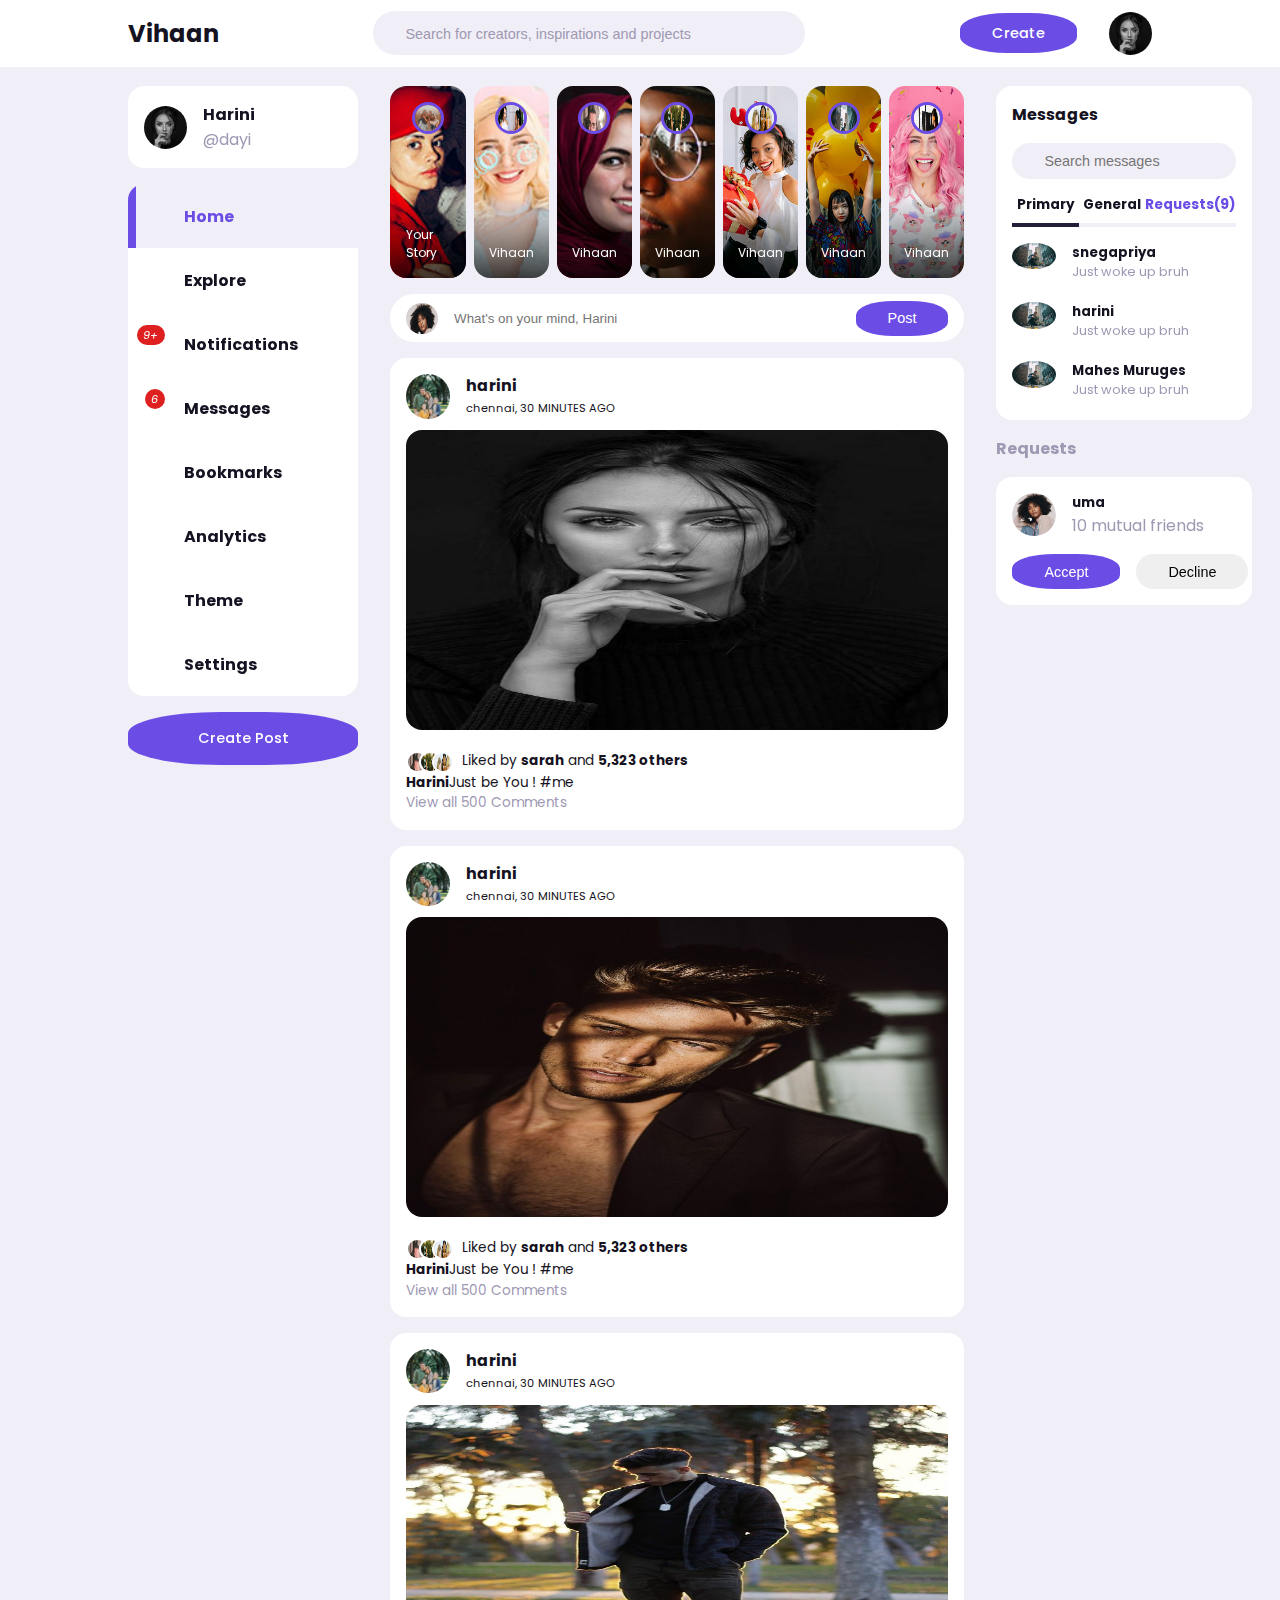
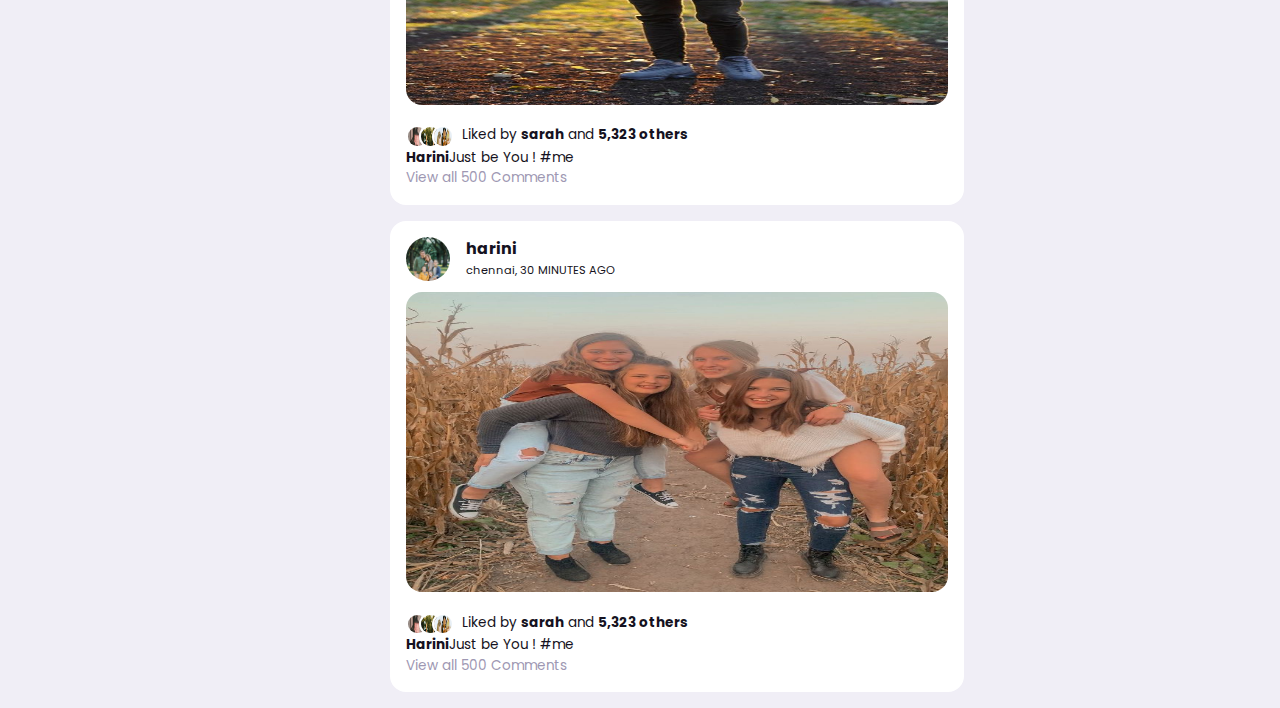
<file: index.html>
<!DOCTYPE html>
<html lang="en">
<head>
    <meta charset="UTF-8">
    <meta http-equiv="X-UA-Compatible" content="IE=edge">
    <meta name="viewport" content="width=device-width, initial-scale=1.0">
    <title>Butty Social Media</title>
    <link rel="stylesheet" href="https://unicons.iconscout.com/release/v2.1.6/css/unicons.css">
    <link rel="stylesheet" href="./index.css">
</head>
<body>
    <nav>
        <div class="container">
            <h2 class="log">
                Vihaan
            </h2>
            <div class="search-bar">
                <i class="uil uil-search"></i>
                <input type="search" placeholder="Search for creators, inspirations and projects">
            </div>
            <div class="create">
                <label class="btn btn-primary"for="create-post">Create</label>
                <div class="profile-photo">
                    <img src="./images/1.jpeg" alt="girl-image">
                </div>
            </div>
        </div>
    </nav>

    <main>
        <div class="container">
            <div class="left">
                <a class="profile">
                    <div class="profile-photo">
                        <img src="./images/1.jpeg">
                    </div>
                    <div class="handle">
                        <h4>Harini</h4>
                        <p class="text-muted">
                            @dayi
                        </p>
                    </div>
                </a>
                <div class="sidebar">
                    <a class="menu-item active">
                        <span><i class="uil uil-home"></i></span><h3>Home</h3>
                    </a>
                    <a class="menu-item">
                        <span><i class="uil uil-compass"></i></span><h3>Explore</h3>
                    </a>   
                    <a class="menu-item" id="Notifications">
                        <span><i class="uil uil-bell"><small class="notification-count">9+</small></i></span><h3>Notifications</h3>
                        <div class="notifications-popup">
                            <div>
                                <div class="profile-photo">
                                    <img src="./images/2.jpeg">
                                </div>
                                <div class="notification-body">
                                    <b>Vihaan</b> Accepted your friend request
                                    <small class="text-muted">2 Days Ago</small>
                                </div>
                            </div>
                            <div>
                                <div class="profile-photo">
                                    <img src="./images/3.jpeg">
                                </div>
                                <div class="notification-body">
                                    <b>Vihaan</b> Accepted your friend request
                                    <small class="text-muted">2 Days Ago</small>
                                </div>
                            </div>
                            <div>
                                <div class="profile-photo">
                                    <img src="./images/4.jpeg">
                                </div>
                                <div class="notification-body">
                                    <b>Vihaan</b> Accepted your friend request
                                    <small class="text-muted">2 Days Ago</small>
                                </div>
                            </div>
                            <div>
                                <div class="profile-photo">
                                    <img src="./images/5.jpeg">
                                </div>
                                <div class="notification-body">
                                    <b>Vihaan</b> Accepted your friend request
                                    <small class="text-muted">2 Days Ago</small>
                                </div>
                            </div>
                            <div>
                                <div class="profile-photo">
                                    <img src="./images/6.jpeg">
                                </div>
                                <div class="notification-body">
                                    <b>Vihaan</b> Accepted your friend request
                                    <small class="text-muted">2 Days Ago</small>
                                </div>
                            </div>
                            <div>
                                <div class="profile-photo">
                                    <img src="./images/7.jpeg">
                                </div>
                                <div class="notification-body">
                                    <b>Vihaan</b> Accepted your friend request
                                    <small class="text-muted">2 Days Ago</small>
                                </div>
                            </div>
                        </div>
                    </a>
                    <a class="menu-item" id="messages-notification">
                        <span><i class="uil uil-envelope-alt"><small class="notification-count">6</small></i></span><h3>Messages</h3>
                    </a>
                    <a class="menu-item">
                        <span><i class="uil uil-bookmark"></i></span><h3>Bookmarks</h3>
                    </a>
                    <a class="menu-item">
                        <span><i class="uil uil-chart-line"></i></span><h3>Analytics</h3>
                    </a>
                    <a class="menu-item" id="theme">
                        <span><i class="uil uil-palette"></i></span><h3>Theme</h3>
                    </a>
                    <a class="menu-item">
                        <span><i class="uil uil-setting"></i></span><h3>Settings</h3>
                    </a>
                </div>
                <label for="create-post" class="btn btn-primary crtp">Create Post</label>
            </div>




            <div class="middle">
                <div class="stories">
                    <div class="story">
                        <div class="profile-photo">
                            <img src="./images/8.jpeg">
                        </div>
                        <p class="name">Your Story</p>
                    </div>
                    <div class="story">
                        <div class="profile-photo">
                            <img src="./images/9.jpg" height="50px" width="50px">
                        </div>
                        <p class="name">Vihaan</p>
                    </div>
                    <div class="story">
                        <div class="profile-photo">
                            <img src="./images/10.jpg" height="50px" width="50px">
                        </div>
                        <p class="name">Vihaan</p>
                    </div>
                    <div class="story">
                        <div class="profile-photo">
                            <img src="./images/11.jpg" height="50px" width="50px">
                        </div>
                        <p class="name">Vihaan</p>
                    </div>
                    <div class="story">
                        <div class="profile-photo">
                            <img src="./images/12.jpg" height="50px" width="50px">
                        </div>
                        <p class="name">Vihaan</p>
                    </div>
                    <div class="story">
                        <div class="profile-photo">
                            <img src="./images/13.jpg" height="50px" width="50px">
                        </div>
                        <p class="name">Vihaan</p>
                    </div>
                    <div class="story">
                        <div class="profile-photo">
                            <img src="./images/14.jpg" height="50px" width="50px">
                        </div>
                        <p class="name">Vihaan</p>
                    </div>
                </div>
                <form class="create-post">
                    <div class="profile-photo">
                        <img src="./images/19.jpg" height="50px" width="50px">
                    </div>
                    <input type="text" placeholder="What's on your mind, Harini" id="create-post">
                    <input type="submit" value="Post" class="btn btn-primary">
                </form>
                <!-- feeds -->
                <div class="feeds">
                    <div class="feed">
                        <div class="head">
                            <div class="user">
                                <div class="profile-photo">
                                    <img src="./images/33.jpeg">
                                </div>
                                <div class="ingo">
                                    <h3>harini</h3>
                                    <small>chennai, 30 MINUTES AGO</small>
                                </div>
                            </div>
                            <span class="edit">
                                <i class="uil uil-ellipsis-h"></i>
                            </span>
                        </div>

                        <div class="photo">
                            <img src="./images/1.jpeg" height="300px" width="300px">
                        </div>

                        <div class="action-buttons">
                            <div class="interaction-buttons">
                                <span><i class="uil uil-heart"></i></span>
                                <span><i class="uil uil-comment"></i></span>
                                <span><i class="uil uil-share"></i></span>
                            </div>
                            <div class="bookmark">
                                <span><i class="uil uil-bookmark-full"></i></span>
                            </div>
                        </div>
                        <div class="liked-by">
                            <span> <img src="./images/10.jpg" height="50px" width="50px"></span>
                            <span> <img src="./images/11.jpg" height="50px" width="50px"></span>
                            <span> <img src="./images/12.jpg" height="50px" width="50px"></span>
                            <p>Liked by <b>sarah</b> and <b>5,323 others</b></p>
                        </div>

                        <div class="caption">
                            <p><b>Harini</b>Just be You ! <span class="harsh-tag">#me</span></p>
                        </div>
                        <div class="comments text-muted">View all 500 Comments</div>
                    </div>
                    
<!--2nd feed -->
                <div class="feed">
                    <div class="head">
                        <div class="user">
                            <div class="profile-photo">
                                <img src="./images/33.jpeg">
                            </div>
                            <div class="ingo">
                                <h3>harini</h3>
                                <small>chennai, 30 MINUTES AGO</small>
                            </div>
                        </div>
                        <span class="edit">
                            <i class="uil uil-ellipsis-h"></i>
                        </span>
                    </div>

                    <div class="photo">
                        <img src="./images/2.jpeg" height="300px" width="300px">
                    </div>

                    <div class="action-buttons">
                        <div class="interaction-buttons">
                            <span><i class="uil uil-heart"></i></span>
                            <span><i class="uil uil-comment"></i></span>
                            <span><i class="uil uil-share"></i></span>
                        </div>
                        <div class="bookmark">
                            <span><i class="uil uil-bookmark-full"></i></span>
                        </div>
                    </div>
                    
                    <div class="liked-by">
                        <span> <img src="./images/10.jpg" height="50px" width="50px"></span>
                        <span> <img src="./images/11.jpg" height="50px" width="50px"></span>
                        <span> <img src="./images/12.jpg" height="50px" width="50px"></span>
                        <p>Liked by <b>sarah</b> and <b>5,323 others</b></p>
                    </div>

                    <div class="caption">
                        <p><b>Harini</b>Just be You ! <span class="harsh-tag">#me</span></p>
                    </div>
                    <div class="comments text-muted">View all 500 Comments</div>
                </div>


            <!--3rd feed-->
            <div class="feed">
                <div class="head">
                    <div class="user">
                        <div class="profile-photo">
                            <img src="./images/33.jpeg">
                        </div>
                        <div class="ingo">
                            <h3>harini</h3>
                            <small>chennai, 30 MINUTES AGO</small>
                        </div>
                    </div>
                    <span class="edit">
                        <i class="uil uil-ellipsis-h"></i>
                    </span>
                </div>

                <div class="photo">
                    <img src="./images/4.jpeg" height="300px" width="300px">
                </div>

                <div class="action-buttons">
                    <div class="interaction-buttons">
                        <span><i class="uil uil-heart"></i></span>
                        <span><i class="uil uil-comment"></i></span>
                        <span><i class="uil uil-share"></i></span>
                    </div>
                    <div class="bookmark">
                        <span><i class="uil uil-bookmark-full"></i></span>
                    </div>
                </div>

                <div class="liked-by">
                    <span> <img src="./images/10.jpg" height="50px" width="50px"></span>
                    <span> <img src="./images/11.jpg" height="50px" width="50px"></span>
                    <span> <img src="./images/12.jpg" height="50px" width="50px"></span>
                    <p>Liked by <b>sarah</b> and <b>5,323 others</b></p>
                </div>

                <div class="caption">
                    <p><b>Harini</b>Just be You ! <span class="harsh-tag">#me</span></p>
                </div>
                <div class="comments text-muted">View all 500 Comments</div>
            </div>

            <!--4th feed-->
            <div class="feed">
                <div class="head">
                    <div class="user">
                        <div class="profile-photo">
                            <img src="./images/33.jpeg">
                        </div>
                        <div class="ingo">
                            <h3>harini</h3>
                            <small>chennai, 30 MINUTES AGO</small>
                        </div>
                    </div>
                    <span class="edit">
                        <i class="uil uil-ellipsis-h"></i>
                    </span>
                </div>

                <div class="photo">
                    <img src="./images/8.jpeg" height="300px" width="300px">
                </div>

                <div class="action-buttons">
                    <div class="interaction-buttons">
                        <span><i class="uil uil-heart"></i></span>
                        <span><i class="uil uil-comment"></i></span>
                        <span><i class="uil uil-share"></i></span>
                    </div>
                    <div class="bookmark">
                        <span><i class="uil uil-bookmark-full"></i></span>
                    </div>
                </div>
                


                <div class="liked-by">
                    <span> <img src="./images/10.jpg" height="50px" width="50px"></span>
                    <span> <img src="./images/11.jpg" height="50px" width="50px"></span>
                    <span> <img src="./images/12.jpg" height="50px" width="50px"></span>
                    <p>Liked by <b>sarah</b> and <b>5,323 others</b></p>
                </div>

                <div class="caption">
                    <p><b>Harini</b>Just be You ! <span class="harsh-tag">#me</span></p>
                </div>
                <div class="comments text-muted">View all 500 Comments</div>
            </div>

            

            </div>
            <!--feeds end here-->
    </div>
    <!--middle ends here-->

            <!--right-->
            <div class="right">
                <div class="messages">
                    <div class="heading">
                        <h4>Messages</h4><i class="uil uil-edit"></i>
                    </div>
                    <div class="search-bar">
                        <i class="uil uil-search"></i>
                        <input type="search" placeholder="Search messages" id="message-search">
                    </div>
                    <!--message catergory-->
                    <div class="category">
                        <h6 class="active">Primary</h6>
                        <h6>General</h6>
                        <h6 class="message-requests">Requests(9)</h6>
                    </div>
                    <!--message-->
                    <div class="message">
                        <div class="profile-photo">
                            <img src="./images/13.jpg">
                        </div>
                        <div class="message-body">
                            <h5>snegapriya</h5>
                            <p class="text-muted">Just woke up bruh</p>
                        </div>
                    </div>

                    <div class="message">
                        <div class="profile-photo">
                            <img src="./images/13.jpg">
                        </div>
                        <div class="message-body">
                            <h5>harini</h5>
                            <p class="text-muted">Just woke up bruh</p>
                        </div>
                    </div>
                    
                    <div class="message">
                        <div class="profile-photo">
                            <img src="./images/13.jpg">
                        </div>
                        <div class="message-body">
                            <h5>Mahes Muruges</h5>
                            <p class="text-muted">Just woke up bruh</p>
                        </div>
                    </div>
                    

                </div>
                <!-- End of Messages -->

                <!--friend request-->
                <div class="friend-requests">
                    <h4>Requests</h4>
                    <div class="request">
                        <div class="info">
                            <div class="profile-photo">
                                <img src="./images/19.jpg">
                            </div>
                            <div>
                                <h5>uma</h5>
                                <p class="text-muted">
                                    10 mutual friends
                                </p>
                            </div>
                        </div>
                        <div class="action">
                            <button class="btn btn-primary">
                                Accept
                            </button>
                            <button class="btn">
                                Decline
                            </button>
                        </div>
                    </div>
                </div>
            </div>
            <!--right ends here-->
        </div>
    </main>
    <!--main ends here-->

    <!--theme customization-->
    <div class="customize-theme">
        <div class="card">
            <h2>Customize your view</h2>
            <p class="text-muted">Manage your font,color and background</p>
            <div class="font-size">
                <h4>font size</h4>
                <div>
                    <h6>Aa</h6>
                    <div class="choose-size">
                        <span class="font-size-1"></span>
                        <span class="font-size-2 active"></span>
                        <span class="font-size-3"></span>
                        <span class="font-size-4"></span>
                        <span class="font-size-5"></span>
                    </div>
                    <h3>Aa</h3>
                </div>
            </div>

            <!--primary colours-->
            <div class="color">
                <h4>color</h4>
                <div class="choose-color">
                    <span class="color-1 active"></span>
                    <span class="color-2"></span>
                    <span class="color-3"></span>
                    <span class="color-4"></span>
                    <span class="color-5"></span>
                </div>
            </div>

        <!--background color-->
        <div class="background">
            <h4>Background</h4>
            <div class="choose-bg">
                <div class="bg-1 active">
                    <span></span>
                    <h5 for="bg-1">Light</h5>
                </div>
                <div class="bg-2">
                    <span></span>
                    <h5 for="bg-1">Dim</h5>
                </div>
                <div class="bg-3">
                    <span></span>
                    <h5 for="bg-1">Lights Out</h5>
                </div>
            </div>
        </div>

    </div>
</div>
<script src="./index.js"></script>
</body>
</html>
</file>
<file: index.css>
@import url('https://fonts.googleapis.com/css2?family=Poppins:wght@300;400;500;600&display=swap');

:root{
    --primary-color-hue : 252; 
    --dark-color-lightness: 17%;
    --light-color-lightness: 95%;
    --white-color-lightness :100%;

    --color-white: hsl(252, 30%, var(--white-color-lightness));
    --color-light: hsl(252, 30%, var(--light-color-lightness));
    --color-gray: hsl(var(--primary-color-hue),15%, 65%);
    --color-primary: hsl(var(--primary-color-hue),75% ,60%);
    --color-secondary: hsl(252, 100%, 90%);
    --color-success: hsl(120, 95%, 65%);
    --color-danger: hsl(0, 75%, 50%);
    --color-dark: hsl(252, 30%, var(--dark-color-lightness));
    --color-black: hsl(252, 30%, 10%);   
    
    --border-radius: 2rem;
    --card-border-radius: 1rem;
    --btn-padding: 0.6rem 2rem;
    --search-padding: 0.6rem 1rem;
    --card-padding: 1rem;

    --sticky-top-left: 5.4rem;
    --sticky-top-right: -18rem;
}

*,
*::before,
*::after{
    margin: 0;
    padding: 0;
    outline: 0;
    box-sizing: border-box;
    text-decoration: none;
    list-style: none;
    border: none;
}

body{
    font-family: 'Poppins', sans-serif;
    color: var(--color-black);
    background: var(--color-light);
    overflow-x: hidden;
}

.container{
    width: 80%;
    margin: 0 auto;
}

.profile-photo{
    width: 2.7rem;
    aspect-ratio: 1/1;
    border-radius: 50%;
    overflow: hidden;
}

img{
    display: block;
    width: 100%;
}

.btn{
    display: inline-block;
    padding: var(--btn-padding);
    font-weight: 500;
    border-radius: var(--border-radius);
    cursor: pointer;
    transition: all 300ms ease;
    font-size: 0.9rem;
}

.crtp{
    border-radius: 50%;
}

.btn:hover{
    opacity: 0.8;
}

.btn-primary{
    background: var(--color-primary);
    color: white;
    border-radius: 40%;
}

.text-bold{
    font-weight: 500;
}

.text-muted{
    color: var(--color-gray);
}

nav{
    width: 100%;
    background: var(--color-white);
    padding: 0.7rem 0;
    position: fixed;
    top: 0;
    z-index: 10;
}

nav .container{
    display: flex;
    align-items: center;
    justify-content: space-between;
}

.search-bar{
    background: var(--color-light);
    border-radius: var(--border-radius);
    padding: var(--search-padding);
}

.search-bar input[type="search"]{
    background: transparent;
    width: 30vw;
    margin-left: 1rem;
    font-size: 0.9rem;
    color: var(--color-dark);
}

nav .search-bar input[type="search"]::placeholder{
    color: var(--color-gray);
}

nav .create{
    display: flex;
    align-items: center;
    gap: 2rem;
}

main{
    position: relative;
    top: 5.4rem;
}

main .container{
    display: grid;
    grid-template-columns: 18vw auto 20vw;
    column-gap: 2rem;
    position: relative;
}

main .container .left{
    height: max-content;
    position: sticky;
    top: var(--sticky-top-left);
}

main .container .left .profile{
    padding: var(--card-padding);
    background: var(--color-white);
    border-radius: var(--card-border-radius);
    display: flex;
    align-items: center;
    column-gap: 1rem;
    width: 100%;
}

.left .sidebar{
    margin-top: 1rem;
    background: var(--color-white);
    border-radius: var(--card-border-radius);
}

.left .sidebar .menu-item{
    display: flex;
    align-items: center;
    height: 4rem;
    cursor: pointer;
    transition: all 300ms ease;
    position: relative;
}

.left .sidebar .menu-item:hover{
    background: var(--color-light);
}

.left .sidebar i{
    font-size: 1.4rem;
    color: var(--color-gray);
    margin-left: 2rem;
    position: relative;
}

.left .sidebar i .notification-count {
    background: var(--color-danger);
    color: white;
    font-size: 0.7rem;
    width: fit-content;
    border-radius: 0.8rem;
    padding: 0.1rem 0.4rem;
    position: absolute;
    top: -0.2rem;
    right: -0.3rem;
}

.left .sidebar h3{
    margin-left: 1.5rem;
    font-size: 1rem;
}

.left .sidebar .active{
    background: var(--color-light);
}

.left .sidebar .active i,
.left .sidebar .active h3{
    color: var(--color-primary);
}

.left .sidebar .active::before{
    content: "";
    display: block;
    width: 0.5rem;
    height: 100%;
    position: absolute;
    background: var(--color-primary);
}

.left .sidebar .menu-item:first-child.active{
    border-top-left-radius: var(--card-border-radius);
    overflow: hidden;
}

.left .sidebar .menu-item:last-child.active{
    border-bottom-left-radius: var(--card-border-radius);
    overflow: hidden;
}

.left .btn{
    margin-top: 1rem;
    width: 100%;
    text-align: center;
    padding: 1rem 0;
}

.left .notifications-popup{
    position: absolute;
    top: 0;
    left: 110%;
    width: 30rem;
    background: var(--color-white);
    border-radius: var(--card-border-radius);
    padding: var(--card-padding);
    box-shadow: 0 0 2rem hsl(var(--color-primary),75%,60% 25%);
    z-index: 8;
    display: none;
}

.left .notifications-popup::before{
    content: "";
    width: 1.2rem;
    height: 1.2rem;
    display: block;
    background: var(--color-white);
    position: absolute;
    left: -0.6rem;
    transform: rotate(45deg);
}

.left .notifications-popup > div{
    display: flex;
    align-items: start;
    gap: 1rem;
    margin-bottom: 1rem;
}

.left .notifications-popup small{
    display: block;
}

.middle .stories{
    display: flex;
    justify-content: space-between;
    height: 12rem;
    gap: 0.5rem;
}

/*.middle .stories .story p {
    color: black; 
    text-align: center; 
    margin-top: 5px; 
    font-weight: bold; 
}*/


.middle .stories .story{
    padding: var(--card-padding);
    border-radius: var(--card-border-radius);
    display: flex;
    flex-direction: column;
    justify-content: space-between;
    align-items: center;
    color: white;
    font-size: 0.75rem;
    width: 100%;
    position: relative;
    overflow: hidden;
}

.middle .stories .story::before{
    content: "";
    display: block;
    width: 100%;
    height: 5rem;
    background: linear-gradient(transparent, rgba(0, 0, 0, 0.75));
    position: absolute;
    bottom: 0;
}

.middle .stories .story .name{
    z-index: 2;
}

.middle .stories .story:nth-child(1){
    background: url("./images/23.jpg")no-repeat center center/cover;
}

.middle .stories .story:nth-child(2){
    background: url("./images/24.jpg")no-repeat center center/cover;
}

.middle .stories .story:nth-child(3){
    background: url("./images/25.jpg")no-repeat center center/cover;
}

.middle .stories .story:nth-child(4){
    background: url("./images/26.jpg")no-repeat center center/cover;
}

.middle .stories .story:nth-child(5){
    background: url("./images/27.jpg")no-repeat center center/cover;
}

.middle .stories .story:nth-child(6){
    background: url("./images/28.jpg")no-repeat center center/cover;
}

.middle .stories .story:nth-child(7){
    background: url("./images/29.jpg")no-repeat center center/cover;
}

.middle .story .profile-photo{
    width: 2rem;
    height: 2rem;
    align-items: start;
    border: 3px solid var(--color-primary);
}

.middle .create-post{
    width: 100%;
    display: flex;
    align-items: center;
    justify-content: space-between;
    margin-top: 1rem;
    background: var(--color-white);
    padding: 0.4rem var(--card-padding);
    border-radius: var(--border-radius);
}

.middle .create-post input[type="text"]{
    justify-self: start;
    width: 100%;
    padding-left: 1rem;
    background: transparent;
    color: var(--color-dark);
    margin-right: 1rem;
}

.middle .feeds .feed{
    background: var(--color-white);
    border-radius: var(--card-border-radius);
    padding: var(--card-padding);
    margin: 1rem 0;
    font-size: 0.85rem;
    line-height: 1.5;
}

.middle .feed .head{
    display: flex;
    justify-content: space-between;
}

.middle .feed .user{
    display: flex;
    gap: 1rem;
}

.middle .feed .photo{
    border-radius: var(--card-border-radius);
    overflow: hidden;
    margin: 0.7rem 0;
}

.middle .feed .action-buttons{
    display: flex;
    justify-content: space-between;
    align-items: center;
    font-size: 1.4rem;
    margin: 0.6rem;
}

.middle .liked-by{
    display: flex;
}

.middle .liked-by span{
    width: 1.4rem;
    height: 1.4rem;
    display: block;
    border-radius: 50%;
    overflow: hidden;
    border: 2px solid var(--color-white);
    margin-left: -0.6rem;
}

.middle .liked-by span:first-child{
    margin: 0;
}

.middle .liked-by p{
    margin-left: 0.5rem;
}

main .container .right{
    height: max-content;
    position: sticky;
    top: var(--sticky-top-right);
    bottom: 0;
}

.right .messages{
    background: var(--color-white);
    border-radius: var(--card-border-radius);
    padding: var(--card-padding);
}

.right .messages .heading{
    display: flex;
    align-items: center;
    justify-content: space-between;
    margin-bottom: 1rem;
}

.right .messages i{
    font-size: 1.4rem;
}

.right .messages .search-bar{
    display: flex;
    margin-bottom: 1rem;
}

.right .messages .category{
    display: flex;
    justify-content: space-between;
    margin-bottom: 1rem;
}

.right .messages .category h6{
    width: 100%;
    text-align: center;
    border-bottom: 4px solid var(--color-light);
    padding-bottom: 0.5rem;
    font-size: 0.85rem;
}

.right .messages .message-requests{
    color: var(--color-primary);
}

.right .messages .category .active{
    border-color: var(--color-dark);
}

.right .messages .message{
    display: flex;
    gap: 1rem;
    margin-bottom: 1rem;
    align-items: start;
}

.right .message .profile-photo{
    position: relative;
    overflow: visible;
}

.right .profile-photo img{
    border-radius: 50%;
}

.right .messages .message:last-child{
    margin: 0;
}

.right .messages .message p{
    font-size: 0.8rem;
}

.right .messages .message .profile-photo .active{
    width: 0.8rem;
    height: 0.8rem;
    border-radius: 50%;
    border: 3px solid var(--color-white);
    background: var(--color-success);
    position: absolute;
    bottom: 0;
    right: 0;
}

.right .friend-requests{
    margin-top: 1rem;
}

.right .friend-requests h4{
    color: var(--color-gray);
    margin: 1rem 0;
}

.right .request{
    background: var(--color-white);
    padding: var(--card-padding);
    border-radius: var(--card-border-radius);
    margin-bottom: 0.7rem;
}

.right .request .info{
    display: flex;
    gap: 1rem;
    margin-bottom: 1rem;
}

.right .request .action{
    display: flex;
    gap: 1rem;
}

.customize-theme{
    background: rgba(255, 255, 255, 0.5);
    width: 100vw;
    height: 100vh;
    position: fixed;
    top: 0;
    left: 0;
    z-index: 100;
    text-align: center;
    display: none;
    place-items: center;
    font-size: 0.9rem;
}

.customize-theme .card{
    background: var(--color-white);
    padding: 3rem;
    border-radius: var(--card-border-radius);
    width: 50%;
    box-shadow: 0 0 1rem var(--color-primary);
}

.customize-theme .font-size{
    margin-top: 5rem;
}

.customize-theme .font-size > div{
    display: flex;
    justify-content: space-between;
    align-items: center;
    background: var(--color-light);
    padding: var(--search-padding);
    border-radius: var(--card-border-radius);
}

.customize-theme .choose-size{
    background: var(--color-secondary);
    height: 0.3rem;
    width: 100%;
    margin: 0 1rem;
    display: flex;
    justify-content: space-between;
    align-items: center;
}

.customize-theme .choose-size span{
    width: 1rem;
    height: 1rem;
    background: var(--color-secondary);
    border-radius: 50%;
    cursor: pointer;
}

.customize-theme .choose-size span.active{
    background: var(--color-primary);
}

/* colors */
.customize-theme .color{
    margin-top: 2rem;
}

.customize-theme .choose-color{
    background: var(--color-light);
    padding: var(--search-padding);
    border-radius: var(--card-border-radius);
    display: flex;
    align-items: center;
    justify-content: space-between;
}

.customize-theme .choose-color span{
    width: 2.2rem;
    height: 2.2rem;
    border-radius: 50%;
}

.customize-theme .choose-color span:nth-child(1){
    background: hsl(120, 95%, 65%);
}

.customize-theme .choose-color span:nth-child(2){
    background: hsl(252, 15%, 65%);
}

.customize-theme .choose-color span:nth-child(3){
    background: hsl(52, 75%, 60%)
}

.customize-theme .choose-color span:nth-child(4){
    background: hsl(352, 75%, 60%)
}

.customize-theme .choose-color span:nth-child(5){
    background: hsl(202, 75%, 60%);
}

.customize-theme .choose-color span.active{
    border: 5px solid white;
}

.customize-theme .background{
    margin-top: 2rem;
}

.customize-theme .choose-bg{
    display: flex;
    align-items: center;
    justify-content: space-between;
    gap: 1.5rem;
}

.customize-theme .choose-bg > div{
    padding: var(--card-padding);
    width: 100%;
    display: flex;
    align-items: center;
    font-size: 1rem;
    font-weight: bold;
    border-radius: 0.4rem;
    cursor: pointer;
}

.customize-theme .choose-bg > div.active{
    border: 2px solid var(--color-primary);
}

.customize-theme .choose-bg .bg-1{
    background: white;
    color: black;
}

.customize-theme .choose-bg .bg-2{
    background: hsl(252, 30%, 17%);
    color: white;
}

.customize-theme .choose-bg .bg-3{
    background: hsl(252, 30%, 10%);
    color: white;
}


.customize-theme .choose-bg > div span{
    width: 2rem;
    height: 2rem;
    border: 2px solid var(--color-gray);
    border-radius: 50%;
    margin-right: 1rem;
}

@media screen and (max-width: 1200px){
    .container{
        width: 96%;
    }
    
    main .container{
        grid-template-columns: 5rem auto 30vw;
        gap: 1rem;
    }
    .left{
        width: 5rem;
        z-index: 5;
    }
    main .container .left .profile{
        display: none;
    }
    .sidebar h3{
        display: none;
    }
    .left .btn{
        display: none;
    }
    .customize-theme .card{
        width: 80vw;
    }
}


@media screen and (max-width: 992px) {
    nav .search-bar {
        display: none;
    }

    .customize-theme {
        display: none; /* Hide the customize theme section on smaller screens */
    }

    .container{
        padding-top: 20px;
    }

    main .container {
        grid-template-columns: 0 auto 5rem;
        gap: 0;
    }

    main .container.left {
        grid-column: 3/4;
        position: fixed;
        bottom: 0;
        right: 0;
    }

    .left .notifications-popup {
        position: absolute;
        left: -20rem;
        width: 20rem;
    }

    .left .notifications-popup::before {
        content: "";
        width: 1.2rem;
        height: 1.2rem;
        display: block;
        background: var(--color-white);
        position: absolute;
        left: -0.6rem;
        transform: rotate(45deg);
    }

    main .container .middle {
        grid-column: 1/3;
        padding-top: 0; /* Reset top padding to eliminate extra space */
    }

    main .container .right {
        display: none;
    }
    .customize-theme .card{
        width: 92vw;
    }
}
</file>
